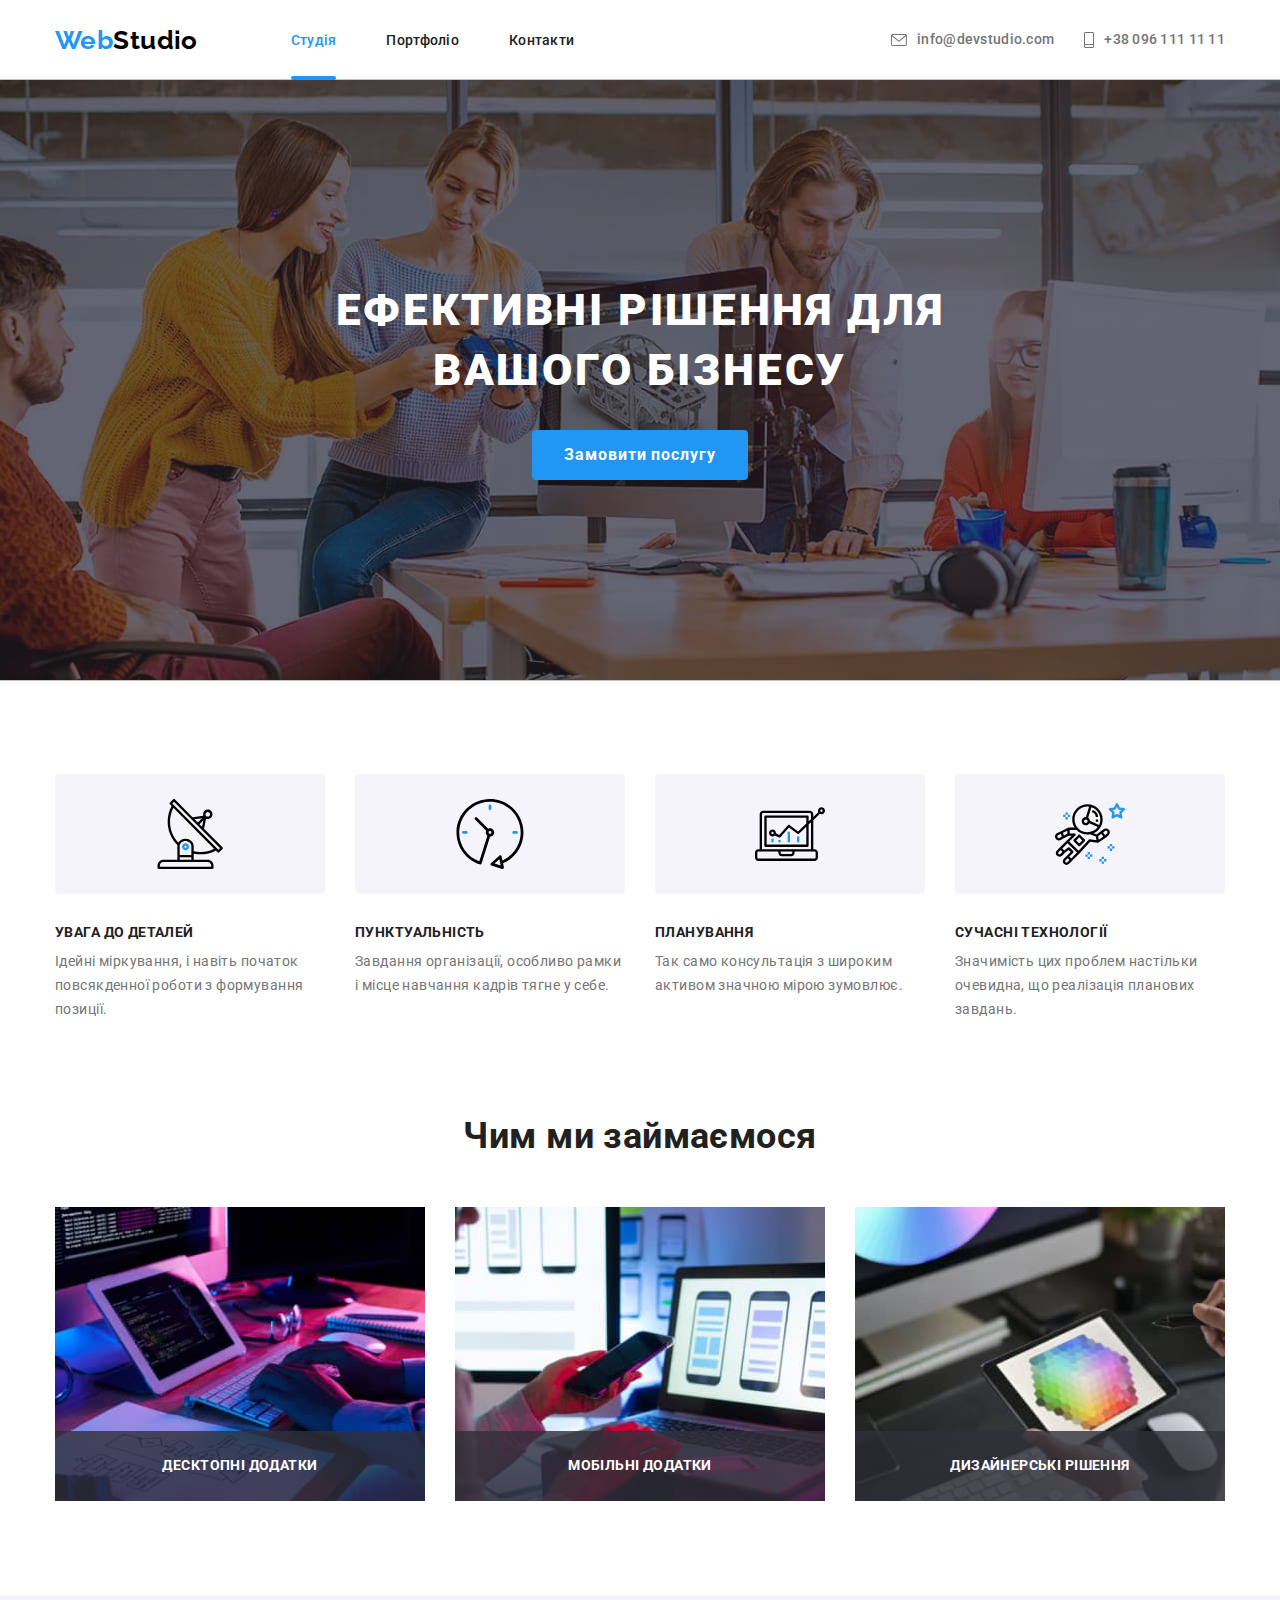
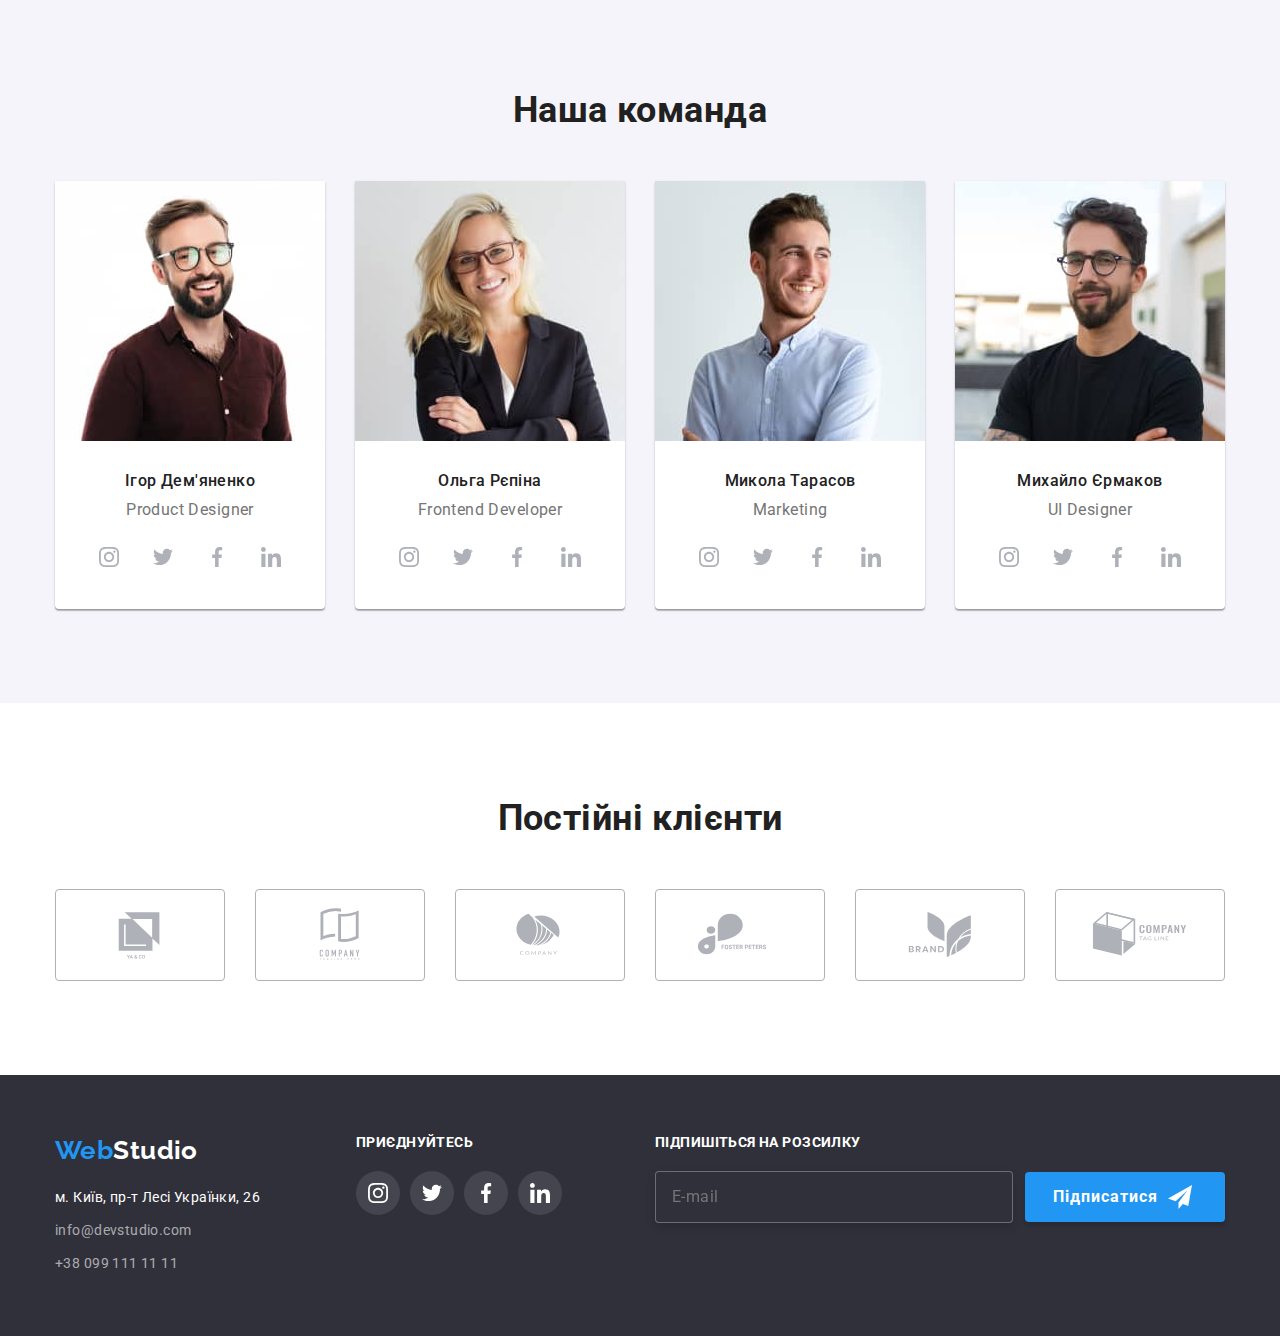
<file: index.html>
<!DOCTYPE html>
<html lang="uk">
  <head>
    <meta charset="UTF-8" />
    <meta http-equiv="X-UA-Compatible" content="IE=edge" />
    <meta name="viewport" content="width=device-width, initial-scale=1.0" />
    <title>WebStudio</title>

    <link rel="preconnect" href="https://fonts.googleapis.com" />
    <link rel="preconnect" href="https://fonts.gstatic.com" crossorigin />
    <link
      href="https://fonts.googleapis.com/css2?family=Raleway:wght@700&family=Roboto:wght@400;500;700;900&display=swap"
      rel="stylesheet"
    />
    <link
      rel="stylesheet"
      href="https://cdnjs.cloudflare.com/ajax/libs/modern-normalize/1.1.0/modern-normalize.min.css"
    />
    <link rel="stylesheet" href="./css/main.min.css" />
  </head>

  <body>
    <!-- верхня лінія   -->
    <header class="page__header">
      <div class="container nav">
        <div class="nav__container">
          <nav class="page__nav">
            <a href="./index.html" class="logo page__logo"
              >Web<span class="page__studio">Studio</span></a
            >
            <ul class="nav__list list">
              <li class="nav__item">
                <a href="./index.html" class="link current nav__link">Студія</a>
              </li>
              <li class="nav__item">
                <a href="./portfolio.html" class="link nav__link">Портфоліо</a>
              </li>
              <li class="nav__item">
                <a href="./index.html" class="link nav__link">Контакти</a>
              </li>
            </ul>
          </nav>
          <ul class="contact__list list">
            <li class="contact__item">
              <a class="contact__link" href="mailto:info@devstudio.com"
                ><svg class="contact__icon" width="16px" height="12px">
                  <use href="./images/icons.svg#icon-envelope"></use></svg
                >info@devstudio.com</a
              >
            </li>
            <li class="contact__item">
              <a class="contact__link" href="tel:+380961111111"
                ><svg class="contact__icon" width="10px" height="16px">
                  <use href="./images/icons.svg#icon-mob"></use></svg
                >+38 096 111 11 11</a
              >
            </li>
          </ul>

          <button type="button" class="burger__menu" aria-expanded="false" data-menu-open>
            <svg class="burger__icon">
              <use href="./images/icons.svg#icon-menu"></use>
            </svg>
          </button>
        </div>
        <!-- мобільне меню  -->
        <div class="mobile__menu" data-menu>
          <div class="container mobile__container">
            <button type="button" class="close__menu" data-menu-close>
              <svg class="close__icon">
                <use href="./images/icons.svg#icon-close"></use>
              </svg>
            </button>
            <div class="mobile__box">
              <nav class="mobile__nav">
                <ul class="mobile__list list">
                  <li class="nav__item">
                    <a href="./index.html" class="link current nav__link">Студія</a>
                  </li>
                  <li class="nav__item">
                    <a href="./portfolio.html" class="link nav__link">Портфоліо</a>
                  </li>
                  <li class="nav__item">
                    <a href="./index.html" class="link nav__link">Контакти</a>
                  </li>
                </ul>
              </nav>
              <ul class="mobile-contact__list list">
                <li class="contact__item">
                  <a class="contact__link link" href="tel:+380961111111">+38 096 111 11 11</a>
                </li>
                <li class="contact__item">
                  <a class="mobile-contact__link link" href="mailto:info@devstudio.com"
                    >info@devstudio.com</a
                  >
                </li>
              </ul>
              <ul class="mobile__socials">
                <li class="list mobile__item">
                  <a class="link" href="https://www.instagram.com">Instagram</a>
                </li>

                <li class="list mobile__item">
                  <a class="link" href="https://twitter.com">Twitter</a>
                </li>
                <li class="list mobile__item">
                  <a class="link" href="https://www.facebook.com">Facebook</a>
                </li>
                <li class="list mobile__item">
                  <a class="link" href="https://www.linkedin.com">LinkedIn</a>
                </li>
              </ul>
            </div>
          </div>
        </div>
      </div>
    </header>
    <!-- шапка  -->
    <main>
      <section class="hero overlay">
        <div class="container">
          <h1 class="hero__title">Ефективні рішення для вашого бізнесу</h1>
          <button data-modal-open type="button" class="button hero__primary">
            Замовити послугу
          </button>
        </div>
        <div class="backdrop is-hidden" data-modal>
          <div class="modal">
            <button data-modal-close type="button" class="modal__close">
              <svg class="modal__icon" width="18px" height="18px">
                <use href="./images/icons.svg#icon-close-black"></use>
              </svg>
            </button>

            <form class="modal-form">
              <p class="alert">Залиште свої дані, ми вам передзвонимо</p>
              <div class="modal-form__field">
                <label class="modal-form__label" for="name">Ім'я</label>
                <div class="modal-form__box">
                  <input
                    class="modal-form__input modal-form__name"
                    type="text"
                    name="name"
                    id="name"
                    required
                  />
                  <svg class="modal-form__icon" width="18px" height="18px">
                    <use href="./images/icons.svg#icon-person"></use>
                  </svg>
                </div>
                <label class="modal-form__label" for="tel">Телефон</label>
                <div class="modal-form__box">
                  <input class="modal-form__input" type="tel" name="tel" id="tel" required />
                  <svg class="modal-form__icon" width="18px" height="18px">
                    <use href="./images/icons.svg#icon-phone-tel"></use>
                  </svg>
                </div>
                <label class="modal-form__label" for="mail">Пошта</label>
                <div class="modal-form__box">
                  <input class="modal-form__input" type="email" name="mail" id="mail" required />
                  <svg class="modal-form__icon" width="18px" height="18px">
                    <use href="./images/icons.svg#icon-email-modal"></use>
                  </svg>
                </div>
                <label class="modal-form__label" for="comment">Коментар</label>
                <textarea
                  class="modal-form__comment modal-form__input"
                  name="comment"
                  id="comment"
                  cols="30"
                  rows="10"
                  placeholder="Введіть текст"
                ></textarea>
              </div>
              <div class="checkbox">
                <label class="checkbox__label"
                  ><input class="checkbox__input" type="checkbox" name="checkbox" required /><span
                    class="checkbox__svg"
                    ><svg width="16px" height="15px">
                      <use
                        class="checkbox__use"
                        href="./images/icons.svg#icon-icon-check"
                      ></use></svg
                  ></span>
                  <span>
                    Погоджуюся з розсилкою та приймаю &nbsp;<a class="checkbox__link" href="#"
                      >Умови договору</a
                    ></span
                  ></label
                >
              </div>
              <button class="modal__button" type="submit">Відправити</button>
            </form>
          </div>
        </div>
      </section>

      <!-- особливості 2  -->
      <section class="section">
        <div class="container">
          <h2 class="visually-hidden">Наші переваги</h2>
          <ul class="feature__list list">
            <li class="feature__item">
              <div class="background">
                <svg class="background__icon" width="70px" height="70px">
                  <use href="./images/icons.svg#icon-antenna"></use>
                </svg>
              </div>
              <h3 class="feature__title">Увага до деталей</h3>
              <p class="feature__text">
                Ідейні міркування, і навіть початок повсякденної роботи з формування позиції.
              </p>
            </li>
            <li class="feature__item">
              <div class="background">
                <svg class="background__icon" width="70px" height="70px">
                  <use href="./images/icons.svg#icon-clock"></use>
                </svg>
              </div>
              <h3 class="feature__title">Пунктуальність</h3>
              <p class="feature__text">
                Завдання організації, особливо рамки і місце навчання кадрів тягне у себе.
              </p>
            </li>
            <li class="feature__item">
              <div class="background">
                <svg class="background__icon" width="70px" height="70px">
                  <use href="./images/icons.svg#icon-diagram"></use>
                </svg>
              </div>
              <h3 class="feature__title">Планування</h3>
              <p class="feature__text">
                Так само консультація з широким активом значною мірою зумовлює.
              </p>
            </li>
            <li class="feature__item">
              <div class="background">
                <svg class="background__icon" width="70px" height="70px">
                  <use href="./images/icons.svg#icon-astronaut"></use>
                </svg>
              </div>
              <h3 class="feature__title">Сучасні технології</h3>
              <p class="feature__text">
                Значимість цих проблем настільки очевидна, що реалізація планових завдань.
              </p>
            </li>
          </ul>
        </div>
      </section>

      <!-- чим ми займаємось 3-->
      <section class="section section__sidebar">
        <div class="container">
          <h2 class="section__title">Чим ми займаємося</h2>
          <ul class="list image__list">
            <li class="image__item">
              <div class="inner">
                <img
                  srcset="./images/desktop/img@2x.jpg 2x"
                  src="./images/desktop/img.jpg"
                  alt="HTML-розмітка всіх елементів макета"
                />
                <p class="inner__text">Десктопні додатки</p>
              </div>
            </li>
            <li class="image__item">
              <div class="inner">
                <img
                  srcset="./images/desktop/css@2x.jpg 2x"
                  src="./images/desktop/css1x.jpg"
                  alt="CSS оформлення зовнішній вигляд."
                  width="370"
                />
                <p class="inner__text">Мобільні додатки</p>
              </div>
            </li>
            <li class="image__item">
              <div class="inner">
                <img
                  srcset="./images/desktop/js@2x.jpg 2x"
                  src="./images/desktop/js.1x.jpg"
                  alt="задаєм кольори"
                  width="370"
                />
                <p class="inner__text">Дизайнерські рішення</p>
              </div>
            </li>
          </ul>
        </div>
      </section>
      <!-- наша команда 4 -->
      <section class="section team">
        <div class="container menu-team">
          <h2 class="section__title">Наша команда</h2>
          <ul class="team__list list">
            <li class="team__item">
              <picture>
                <source
                  srcset="./images/desktop/product-d.jpg 1x, ./images/desktop/product-d@2x.jpg 2x"
                  media="(min-width: 1200px)"
                />
                <source
                  srcset="./images/tablet/product-t.jpg 1x, ./images/tablet/product-t@2x.jpg 2x"
                  media="(min-width: 768px)"
                />
                <source
                  srcset="./images/mobile/product-m.jpg 1x, ./images/mobile/product-m@2x.jpg 2x"
                  media="(max-width: 767px)"
                />

                <img src="./images/mobile/product-m.jpg" alt="Product Designer" />
              </picture>
              <div class="aside">
                <h3 class="team__title">Ігор Дем'яненко</h3>
                <p class="team__text">Product Designer</p>
                <ul class="list socials__list">
                  <li>
                    <a class="socials__link" href="https://www.instagram.com"
                      ><svg class="socials__svg" width="20" height="20">
                        <use href="./images/icons.svg#icon-instagram"></use></svg
                    ></a>
                  </li>
                  <li>
                    <a class="socials__link" href="https://twitter.com"
                      ><svg class="socials__svg" width="20" height="20">
                        <use href="./images/icons.svg#icon-twitter"></use></svg
                    ></a>
                  </li>
                  <li>
                    <a class="socials__link" href="https://www.facebook.com"
                      ><svg class="socials__svg" width="20" height="20">
                        <use href="./images/icons.svg#icon-facebook"></use></svg
                    ></a>
                  </li>
                  <li>
                    <a class="socials__link" href="https://www.linkedin.com"
                      ><svg class="socials__svg" width="20" height="20">
                        <use href="./images/icons.svg#icon-linkedin"></use></svg
                    ></a>
                  </li>
                </ul>
              </div>
            </li>
            <li class="team__item">
              <picture>
                <source
                  srcset="./images/desktop/frontend.jpg 1x, ./images/desktop/frontend@2x.jpg 2x"
                  media="(min-width: 1200px)"
                />
                <source
                  srcset="./images/tablet/frontend-t.jpg 1x, ./images/tablet/frontend-t@2x.jpg 2x"
                  media="(min-width: 768px)"
                />
                <source
                  srcset="./images/mobile/frontend-m.jpg 1x, ./images/mobile/frontend-m@2x.jpg 2x"
                  media="(max-width: 767px)"
                />
                <img src="./images/mobile/frontend-m.jpg" alt="Frontend Developer" />
              </picture>
              <div class="aside">
                <h3 class="team__title">Ольга Рєпіна</h3>
                <p class="team__text">Frontend Developer</p>
                <ul class="list socials__list">
                  <li>
                    <a class="socials__link" href="https://www.instagram.com"
                      ><svg class="socials__svg" width="20" height="20">
                        <use href="./images/icons.svg#icon-instagram"></use></svg
                    ></a>
                  </li>
                  <li>
                    <a class="socials__link" href="https://twitter.com"
                      ><svg class="socials__svg" width="20" height="20">
                        <use href="./images/icons.svg#icon-twitter"></use></svg
                    ></a>
                  </li>
                  <li>
                    <a class="socials__link" href="https://www.facebook.com"
                      ><svg class="socials__svg" width="20" height="20">
                        <use href="./images/icons.svg#icon-facebook"></use></svg
                    ></a>
                  </li>
                  <li>
                    <a class="socials__link" href="https://www.linkedin.com"
                      ><svg class="socials__svg" width="20" height="20">
                        <use href="./images/icons.svg#icon-linkedin"></use></svg
                    ></a>
                  </li>
                </ul>
              </div>
            </li>
            <li class="team__item">
              <picture>
                <source
                  srcset="./images/desktop/marketing.jpg 1x, ./images/desktop/marketing@2x.jpg 2x"
                  media="(min-width: 1200px)"
                />
                <source
                  srcset="./images/tablet/marketing-t.jpg 1x, ./images/tablet/marketing-t@2x.jpg 2x"
                  media="(min-width: 768px)"
                />
                <source
                  srcset="./images/mobile/marketing-m.jpg 1x, ./images/mobile/marketing-m@2x.jpg 2x"
                  media="(max-width: 767px)"
                />
                <img src="./images/mobile/marketing-m.jpg" alt="Marketing" />
              </picture>
              <div class="aside">
                <h3 class="team__title">Микола Тарасов</h3>
                <p class="team__text">Marketing</p>
                <ul class="list socials__list">
                  <li>
                    <a class="socials__link" href="https://www.instagram.com"
                      ><svg class="socials__svg" width="20" height="20">
                        <use href="./images/icons.svg#icon-instagram"></use></svg
                    ></a>
                  </li>
                  <li>
                    <a class="socials__link" href="https://twitter.com"
                      ><svg class="socials__svg" width="20" height="20">
                        <use href="./images/icons.svg#icon-twitter"></use></svg
                    ></a>
                  </li>
                  <li>
                    <a class="socials__link" href="https://www.facebook.com"
                      ><svg class="socials__svg" width="20" height="20">
                        <use href="./images/icons.svg#icon-facebook"></use></svg
                    ></a>
                  </li>
                  <li>
                    <a class="socials__link" href="https://www.linkedin.com"
                      ><svg class="socials__svg" width="20" height="20">
                        <use href="./images/icons.svg#icon-linkedin"></use></svg
                    ></a>
                  </li>
                </ul>
              </div>
            </li>
            <li class="team__item">
              <picture>
                <source
                  srcset="./images/desktop/designer.jpg 1x, ./images/desktop/designer@2x.jpg 2x"
                  media="(min-width: 1200px)"
                />
                <source
                  srcset="./images/tablet/designer-t.jpg 1x, ./images/tablet/designer-t@2x.jpg 2x"
                  media="(min-width: 768px)"
                />
                <source
                  srcset="./images/mobile/designer-m.jpg 1x, ./images/mobile/designer-m@2x.jpg 2x"
                  media="(max-width: 767px)"
                />
                <img src="./images/mobile/designer-m.jpg" alt="UI Designer" />
              </picture>
              <div class="aside">
                <h3 class="team__title">Михайло Єрмаков</h3>
                <p class="team__text">UI Designer</p>
                <ul class="list socials__list">
                  <li>
                    <a class="socials__link" href="https://www.instagram.com"
                      ><svg class="socials__svg" width="20" height="20">
                        <use href="./images/icons.svg#icon-instagram"></use></svg
                    ></a>
                  </li>
                  <li>
                    <a class="socials__link" href="https://twitter.com"
                      ><svg class="socials__svg" width="20" height="20">
                        <use href="./images/icons.svg#icon-twitter"></use></svg
                    ></a>
                  </li>
                  <li>
                    <a class="socials__link" href="https://www.facebook.com"
                      ><svg class="socials__svg" width="20" height="20">
                        <use href="./images/icons.svg#icon-facebook"></use></svg
                    ></a>
                  </li>
                  <li>
                    <a class="socials__link" href="https://www.linkedin.com"
                      ><svg class="socials__svg" width="20" height="20">
                        <use href="./images/icons.svg#icon-linkedin"></use></svg
                    ></a>
                  </li>
                </ul>
              </div>
            </li>
          </ul>
        </div>
      </section>

      <!-- ==============5 Постійні клієнти============ -->
      <section class="section">
        <div class="container">
          <h2 class="section__title">Постійні клієнти</h2>
          <ul class="list logo__list">
            <li class="logo__item">
              <a class="logo__link" href=""
                ><svg class="logo__icon" width="106px" height="60px">
                  <use href="./images/icons.svg#icon-logo"></use>
                </svg>
              </a>
            </li>
            <li class="logo__item">
              <a class="logo__link" href=""
                ><svg class="logo__icon" width="106px" height="60px">
                  <use href="./images/icons.svg#icon-logo1"></use>
                </svg>
              </a>
            </li>
            <li class="logo__item">
              <a class="logo__link" href=""
                ><svg class="logo__icon" width="106px" height="60px">
                  <use href="./images/icons.svg#icon-logo2"></use>
                </svg>
              </a>
            </li>
            <li class="logo__item">
              <a class="logo__link" href=""
                ><svg class="logo__icon" width="106px" height="60px">
                  <use href="./images/icons.svg#icon-logo3"></use>
                </svg>
              </a>
            </li>
            <li class="logo__item">
              <a class="logo__link" href=""
                ><svg class="logo__icon" width="106px" height="60px">
                  <use href="./images/icons.svg#icon-logo4"></use>
                </svg>
              </a>
            </li>
            <li class="logo__item">
              <a class="logo__link" href=""
                ><svg class="logo__icon" width="106px" height="60px">
                  <use href="./images/icons.svg#icon-logo5"></use>
                </svg>
              </a>
            </li>
          </ul>
        </div>
      </section>
    </main>
    <!-- футер -->
    <footer class="footer">
      <div class="container footer__container">
        <div class="footer-container__box">
          <div class="footer__logo">
            <a href="./index.html" class="logo">Web<span class="footer__studio">Studio</span></a>

            <address class="footer-nav">
              <ul class="list footer__list">
                <li class="footer__item">
                  <a
                    class="footer__nav"
                    href="https://goo.gl/maps/CPtrU1FHBa2aNyZL9"
                    target="_blank"
                    rel="noopener noreferrer nofollow"
                    >м. Київ, пр-т Лесі Українки, 26</a
                  >
                </li>
                <li class="footer__item">
                  <a class="footer__link" href="mailto:info@devstudio.com">info@devstudio.com</a>
                </li>
                <li class="footer__item">
                  <a class="footer__link" href="telto:+380961111111">+38 099 111 11 11</a>
                </li>
              </ul>
            </address>
          </div>
          <!-- ================2 bloc ========== -->
          <div class="footer__socials">
            <p class="footer__text">приєднуйтесь</p>
            <ul class="list footer-socials__list">
              <li class="footer-socials__item">
                <a class="footer-socials__link" href="https://www.instagram.com"
                  ><svg class="footer-socials__icon" width="20" height="20">
                    <use href="./images/icons.svg#icon-instagram"></use></svg
                ></a>
              </li>
              <li class="footer-socials__item">
                <a class="footer-socials__link" href="https://twitter.com"
                  ><svg class="footer-socials__icon" width="20" height="20">
                    <use href="./images/icons.svg#icon-twitter"></use></svg
                ></a>
              </li>
              <li class="footer-socials__item">
                <a class="footer-socials__link" href="https://www.facebook.com"
                  ><svg class="footer-socials__icon" width="20" height="20">
                    <use href="./images/icons.svg#icon-facebook"></use></svg
                ></a>
              </li>
              <li class="footer-socials__item">
                <a class="footer-socials__link" href="https://www.linkedin.com"
                  ><svg class="footer-socials__icon" width="20" height="20">
                    <use href="./images/icons.svg#icon-linkedin"></use></svg
                ></a>
              </li>
            </ul>
          </div>
        </div>
        <!-- =============== 3 bloc ========= -->

        <div class="footer-search">
          <p class="footer__text">Підпишіться на розсилку</p>

          <form class="footer__mail">
            <label class="footer-mail__label" for="footer-mail"
              ><input
                class="footer-mail__input"
                type="email"
                name="mail"
                placeholder="E-mail"
                id="footer-mail"
                required
            /></label>

            <button type="submit" class="button-mail">
              Підписатися
              <svg class="button-mail__icon footer-socials__icon" width="24" height="24">
                <use href="./images/icons.svg#icon-icon-send"></use>
              </svg>
            </button>
          </form>
        </div>
      </div>
    </footer>
    <script src="./js/mobile-menu.js"></script>
    <script src="./modal.js"></script>
  </body>
</html>
</file>
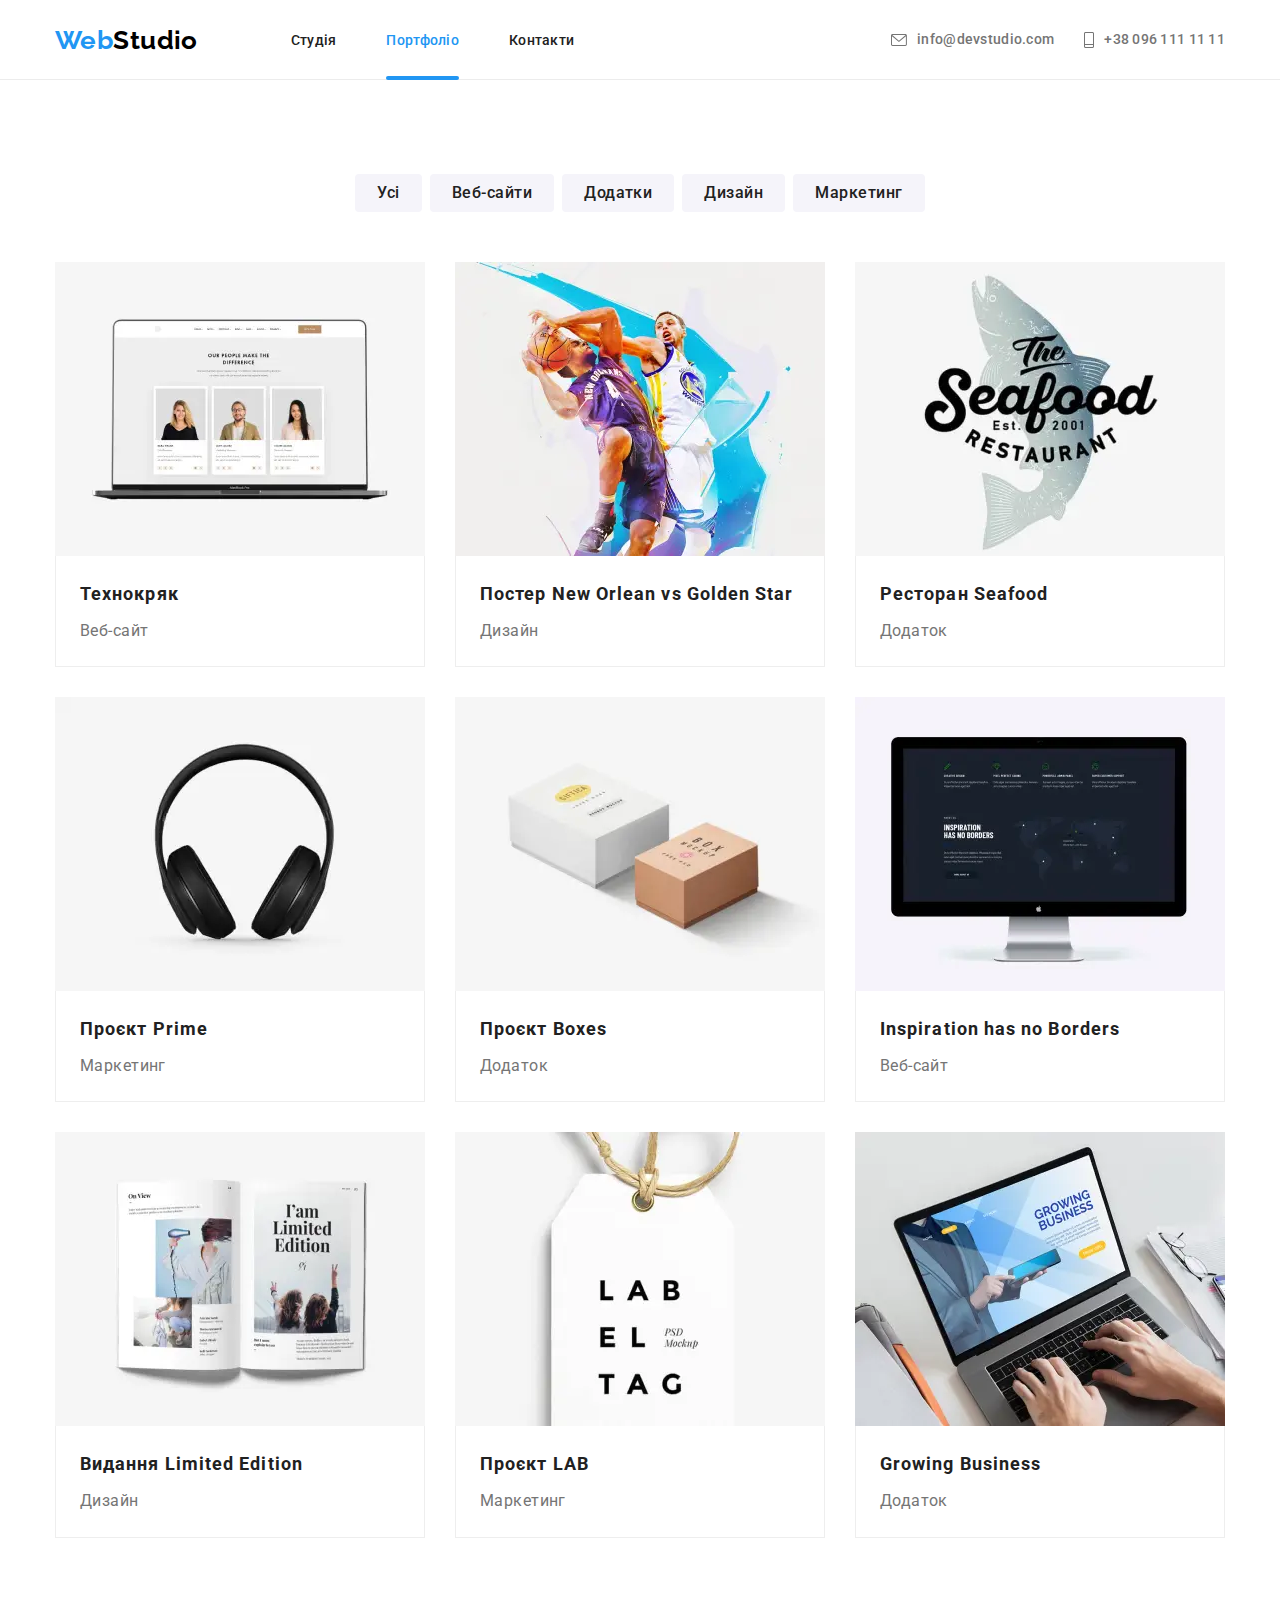
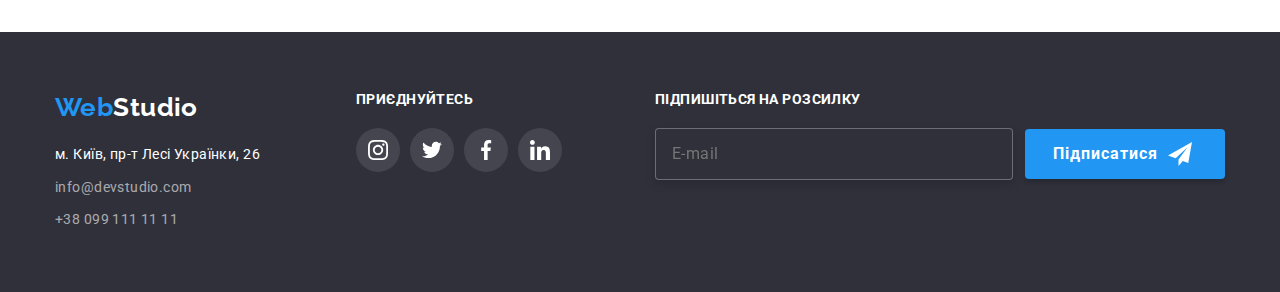
<file: portfolio.html>
<!DOCTYPE html>
<html lang="uk">
  <head>
    <meta charset="UTF-8" />
    <meta http-equiv="X-UA-Compatible" content="IE=edge" />
    <meta name="viewport" content="width=device-width, initial-scale=1.0" />
    <title>WebStudio</title>

    <link rel="preconnect" href="https://fonts.googleapis.com" />
    <link rel="preconnect" href="https://fonts.gstatic.com" crossorigin />
    <link
      href="https://fonts.googleapis.com/css2?family=Raleway:wght@700&family=Roboto:wght@400;500;700;900&display=swap"
      rel="stylesheet"
    />
    <link
      rel="stylesheet"
      href="https://cdnjs.cloudflare.com/ajax/libs/modern-normalize/1.1.0/modern-normalize.min.css"
    />
    <link rel="stylesheet" href="./css/main.min.css" />
  </head>
  <body>
    <header class="page__header">
      <div class="container nav">
        <div class="nav__container">
          <nav class="page__nav">
            <a href="./index.html" class="logo page__logo"
              >Web<span class="page__studio">Studio</span></a
            >
            <ul class="nav__list list">
              <li class="nav__item">
                <a href="./index.html" class="link nav__link">Студія</a>
              </li>
              <li class="nav__item">
                <a href="./portfolio.html" class="link current nav__link">Портфоліо</a>
              </li>
              <li class="nav__item">
                <a href="./index.html" class="link nav__link">Контакти</a>
              </li>
            </ul>
          </nav>
          <ul class="contact__list list">
            <li class="contact__item">
              <a class="contact__link" href="mailto:info@devstudio.com"
                ><svg class="contact__icon" width="16px" height="12px">
                  <use href="./images/icons.svg#icon-envelope"></use></svg
                >info@devstudio.com</a
              >
            </li>
            <li class="contact__item">
              <a class="contact__link" href="tel:+380961111111"
                ><svg class="contact__icon" width="10px" height="16px">
                  <use href="./images/icons.svg#icon-mob"></use></svg
                >+38 096 111 11 11</a
              >
            </li>
          </ul>

          <button type="button" class="burger__menu" aria-expanded="false" data-menu-open>
            <svg class="burger__icon">
              <use href="./images/icons.svg#icon-menu"></use>
            </svg>
          </button>
        </div>
        <!-- мобільне меню  -->
        <div class="mobile__menu" data-menu>
          <div class="container mobile__container">
            <button type="button" class="close__menu" data-menu-close>
              <svg class="close__icon">
                <use href="./images/icons.svg#icon-close"></use>
              </svg>
            </button>
            <div class="mobile__box">
              <nav class="mobile__nav">
                <ul class="mobile__list list">
                  <li class="nav__item">
                    <a href="./index.html" class="link nav__link">Студія</a>
                  </li>
                  <li class="nav__item">
                    <a href="./portfolio.html" class="link current nav__link">Портфоліо</a>
                  </li>
                  <li class="nav__item">
                    <a href="./index.html" class="link nav__link">Контакти</a>
                  </li>
                </ul>
              </nav>
              <ul class="mobile-contact__list list">
                <li class="contact__item">
                  <a class="contact__link link" href="tel:+380961111111">+38 096 111 11 11</a>
                </li>
                <li class="contact__item">
                  <a class="mobile-contact__link link" href="mailto:info@devstudio.com"
                    >info@devstudio.com</a
                  >
                </li>
              </ul>
              <ul class="mobile__socials">
                <li class="list mobile__item"><a class="link" href="">Instagram</a></li>
                <li class="list mobile__item"><a class="link" href="">Twitter</a></li>
                <li class="list mobile__item"><a class="link" href="">Facebook</a></li>
                <li class="list mobile__item"><a class="link" href="">LinkedIn</a></li>
              </ul>
            </div>
          </div>
        </div>
      </div>
    </header>

    <main>
      <section class="section portfolio">
        <div class="container">
          <h1 class="visually-hidden">Портфоліо</h1>
          <ul class="list button__list">
            <li class="button__item">
              <button type="button" class="button secodary">Усі</button>
            </li>
            <li class="button__item">
              <button type="button" class="button secodary">Веб-сайти</button>
            </li>
            <li class="button__item">
              <button type="button" class="button secodary">Додатки</button>
            </li>
            <li class="button__item">
              <button type="button" class="button secodary">Дизайн</button>
            </li>
            <li class="button__item">
              <button type="button" class="button secodary">Маркетинг</button>
            </li>
          </ul>

          <ul class="grid list">
            <li class="grid__item">
              <a class="grid__link" href="">
                <div class="portfolio__thumb">
                  <picture>
                    <source
                      srcset="
                        ./images/projects/technocrack/img-desktop.webp    1x,
                        ./images/projects/technocrack/img-desktop@2x.webp 2x
                      "
                      media="(min-width: 1200px)"
                      type="image/webp"
                    />
                    <source
                      srcset="
                        ./images/projects/technocrack/img-desktop.jpg    1x,
                        ./images/projects/technocrack/img-desktop@2x.jpg 2x
                      "
                      media="(min-width: 1200px)"
                    />
                    <source
                      srcset="
                        ./images/projects/technocrack/img-tablet.webp    1x,
                        ./images/projects/technocrack/img-tablet@2x.webp 2x
                      "
                      media="(min-width: 768px)"
                      type="image/webp"
                    />
                    <source
                      srcset="
                        ./images/projects/technocrack/img-tablet.jpg    1x,
                        ./images/projects/technocrack/img-tablet@2x.jpg
                      "
                      media="(min-width: 768px)"
                    />
                    <source
                      srcset="
                        ./images/projects/technocrack/img-mobile.webp    1x,
                        ./images/projects/technocrack/img-mobile@2x.webp 2x
                      "
                      media="(max-width: 767px)"
                      type="image/webp"
                    />
                    <source
                      srcset="
                        ./images/projects/technocrack/img-mobile.jpg    1x,
                        ./images/projects/technocrack/img-mobile@2x.jpg 2x
                      "
                      media="(max-width: 767px)"
                    />

                    <img src="./images/projects/technocrack/img-mobile.jpg" alt="ноутбук" />
                  </picture>
                  <div class="portfolio-overlay">
                    <p class="portfolio-overlay__text">
                      Ресурс пропонує комплексні пропозиції з різним рівнем функціоналу та сервісів.
                      Все це дозволить відвідувачу отримати вичерпні відомості про компанію чи
                      приватну особу.
                    </p>
                  </div>
                </div>

                <div class="portfolio__sidebar">
                  <h2 class="portfolio__subject">Технокряк</h2>
                  <p class="portfolio__text">Веб-сайт</p>
                </div>
              </a>
            </li>
            <li class="grid__item">
              <a class="grid__link" href="">
                <div class="portfolio__thumb">
                  <picture>
                    <source
                      srcset="
                        ./images/projects/new-orlean-golden-star/img-desktop.webp    1x,
                        ./images/projects/new-orlean-golden-star/img-desktop@2x.webp
                      "
                      media="(min-width: 1200px)"
                      type="image/webp"
                    />
                    <source
                      srcset="
                        ./images/projects/new-orlean-golden-star/img-desktop.jpg    1x,
                        ./images/projects/new-orlean-golden-star/img-desktop@2x.jpg 2x
                      "
                      media="(min-width: 1200px)"
                    />
                    <source
                      srcset="
                        ./images/projects/new-orlean-golden-star/img-tablet.webp    1x,
                        ./images/projects/new-orlean-golden-star/img-tablet@2x.webp 2x
                      "
                      media="(min-width: 768px)"
                      type="image/webp"
                    />
                    <source
                      srcset="
                        ./images/projects/new-orlean-golden-star/img-tablet.jpg    1x,
                        ./images/projects/new-orlean-golden-star/img-tablet@2x.jpg 2x
                      "
                      media="(min-width: 768px)"
                    />
                    <source
                      srcset="
                        ./images/projects/new-orlean-golden-star/img-mobile.webp    1x,
                        ./images/projects/new-orlean-golden-star/img-mobile@2x.webp 2x
                      "
                      media="(max-width: 767px)"
                      type="image/webp"
                    />
                    <source
                      srcset="
                        ./images/projects/new-orlean-golden-star/img-mobile.jpg    1x,
                        ./images/projects/new-orlean-golden-star/img-mobile@2x.jpg 2x
                      "
                      media="(max-width: 767px)"
                    />

                    <img
                      src="./images/projects/new-orlean-golden-star/img-mobile.jpg"
                      alt="ігра в баскетбол"
                    />
                  </picture>
                  <div class="portfolio-overlay">
                    <p class="portfolio-overlay__text">
                      Ресурс пропонує комплексні пропозиції з різним рівнем функціоналу та сервісів.
                      Все це дозволить відвідувачу отримати вичерпні відомості про компанію чи
                      приватну особу.
                    </p>
                  </div>
                </div>
                <div class="portfolio__sidebar">
                  <h2 class="portfolio__subject">Постер New Orlean vs Golden Star</h2>
                  <p class="portfolio__text">Дизайн</p>
                </div>
              </a>
            </li>
            <li class="grid__item">
              <a class="grid__link" href="">
                <div class="portfolio__thumb">
                  <picture>
                    <source
                      srcset="
                        ./images/projects/seafood/img-desktop.webp    1x,
                        ./images/projects/seafood/img-desktop@2x.webp 2x
                      "
                      media="(min-width: 1200px)"
                      type="image/webp"
                    />
                    <source
                      srcset="
                        ./images/projects/seafood/img-desktop.jpg    1x,
                        ./images/projects/seafood/img-desktop@2x.jpg 2x
                      "
                      media="(min-width: 1200px)"
                    />
                    <source
                      srcset="
                        ./images/projects/seafood/img-tablet.webp    1x,
                        ./images/projects/seafood/img-tablet@2x.webp 2x
                      "
                      media="(min-width: 768px)"
                      type="image/webp"
                    />
                    <source
                      srcset="
                        ./images/projects/seafood/img-tablet.jpg    1x,
                        ./images/projects/seafood/img-tablet@2x.jpg
                      "
                      media="(min-width: 768px)"
                    />
                    <source
                      srcset="
                        ./images/projects/seafood/img-mobile.webp    1x,
                        ./images/projects/seafood/img-mobile@2x.webp
                      "
                      media="(max-width: 767px)"
                      type="image/webp"
                    />
                    <source
                      srcset="
                        ./images/projects/seafood/img-mobile.jpg    1x,
                        ./images/projects/seafood/img-mobile@2x.jpg 2x
                      "
                      media="(max-width: 767px)"
                    />

                    <img src="./images/projects/seafood/img-mobile.jpg" alt="рибний ресторан" />
                  </picture>
                  <div class="portfolio-overlay">
                    <p class="portfolio-overlay__text">
                      Ресурс пропонує комплексні пропозиції з різним рівнем функціоналу та сервісів.
                      Все це дозволить відвідувачу отримати вичерпні відомості про компанію чи
                      приватну особу.
                    </p>
                  </div>
                </div>
                <div class="portfolio__sidebar">
                  <h2 class="portfolio__subject">Ресторан Seafood</h2>
                  <p class="portfolio__text">Додаток</p>
                </div>
              </a>
            </li>

            <li class="grid__item">
              <a class="grid__link" href="">
                <div class="portfolio__thumb">
                  <picture>
                    <source
                      srcset="
                        ./images/projects/prime/img-desktop.webp    1x,
                        ./images/projects/prime/img-desktop@2x.webp 2x
                      "
                      media="(min-width: 1200px)"
                      type="image/webp"
                    />
                    <source
                      srcset="
                        ./images/projects/prime/img-desktop.jpg    1x,
                        ./images/projects/prime/img-desktop@2x.jpg 2x
                      "
                      media="(min-width: 1200px)"
                    />
                    <source
                      srcset="
                        ./images/projects/prime/img-tablet.webp    1x,
                        ./images/projects/prime/img-tablet@2x.webp 2x
                      "
                      media="(min-width: 768px)"
                      type="image/webp"
                    />
                    <source
                      srcset="
                        ./images/projects/prime/img-tablet.jpg    1x,
                        ./images/projects/prime/img-tablet@2x.jpg 2x
                      "
                      media="(min-width: 768px)"
                    />
                    <source
                      srcset="
                        ./images/projects/prime/img-mobile.webp    1x,
                        ./images/projects/prime/img-mobile@2x.webp 2x
                      "
                      media="(max-width: 767px)"
                      type="image/webp"
                    />
                    <source
                      srcset="
                        ./images/projects/prime/img-mobile.jpg    1x,
                        ./images/projects/prime/img-mobile@2x.jpg 2x
                      "
                      media="(max-width: 767px)"
                    />
                    <img src="./images/projects/prime/img-mobile.jpg" alt="навушники" />
                  </picture>

                  <div class="portfolio-overlay">
                    <p class="portfolio-overlay__text">
                      Ресурс пропонує комплексні пропозиції з різним рівнем функціоналу та сервісів.
                      Все це дозволить відвідувачу отримати вичерпні відомості про компанію чи
                      приватну особу.
                    </p>
                  </div>
                </div>
                <div class="portfolio__sidebar">
                  <h2 class="portfolio__subject">Проєкт Prime</h2>
                  <p class="portfolio__text">Маркетинг</p>
                </div>
              </a>
            </li>
            <li class="grid__item">
              <a class="grid__link" href="">
                <div class="portfolio__thumb">
                  <picture>
                    <source
                      srcset="
                        ./images/projects/boxes/img-desktop.webp    1x,
                        ./images/projects/boxes/img-desktop@2x.webp 2x
                      "
                      media="(min-width: 1200px)"
                      type="image/webp"
                    />
                    <source
                      srcset="
                        ./images/projects/boxes/img-desktop.jpg    1x,
                        ./images/projects/boxes/img-desktop@2x.jpg 2x
                      "
                      media="(min-width: 1200px)"
                    />
                    <source
                      srcset="
                        ./images/projects/boxes/img-tablet.webp    1x,
                        ./images/projects/boxes/img-tablet@2x.webp 2x
                      "
                      media="(min-width: 768px)"
                      type="image/webp"
                    />
                    <source
                      srcset="
                        ./images/projects/boxes/img-tablet.jpg    1x,
                        ./images/projects/boxes/img-tablet@2x.jpg 2x
                      "
                      media="(min-width: 768px)"
                    />
                    <source
                      srcset="
                        ./images/projects/boxes/img-mobile.webp    1x,
                        ./images/projects/boxes/img-mobile@2x.webp 2x
                      "
                      media="(max-width: 767px)"
                      type="image/webp"
                    />
                    <source
                      srcset="
                        ./images/projects/boxes/img-mobile.jpg    1x,
                        ./images/projects/boxes/img-mobile@2x.jpg 2x
                      "
                      media="(max-width: 767px)"
                    />
                    <img src="./images/projects/boxes/img-mobile.jpg" alt="коробки" />
                  </picture>

                  <div class="portfolio-overlay">
                    <p class="portfolio-overlay__text">
                      Ресурс пропонує комплексні пропозиції з різним рівнем функціоналу та сервісів.
                      Все це дозволить відвідувачу отримати вичерпні відомості про компанію чи
                      приватну особу.
                    </p>
                  </div>
                </div>
                <div class="portfolio__sidebar">
                  <h2 class="portfolio__subject">Проєкт Boxes</h2>
                  <p class="portfolio__text">Додаток</p>
                </div>
              </a>
            </li>
            <li class="grid__item">
              <a class="grid__link" href="">
                <div class="portfolio__thumb">
                  <picture>
                    <source
                      srcset="
                        ./images/projects/inspiration/img-desktop.webp    1x,
                        ./images/projects/inspiration/img-desktop@2x.webp 2x
                      "
                      media="(min-width: 1200px)"
                      type="image/webp"
                    />
                    <source
                      srcset="
                        ./images/projects/inspiration/img-desktop.jpg    1x,
                        ./images/projects/inspiration/img-desktop@2x.jpg 2x
                      "
                      media="(min-width: 1200px)"
                    />
                    <source
                      srcset="
                        ./images/projects/inspiration/img-tablet.webp    1x,
                        ./images/projects/inspiration/img-tablet@2x.webp 2x
                      "
                      media="(min-width: 768px)"
                      type="image/webp"
                    />
                    <source
                      srcset="
                        ./images/projects/inspiration/img-tablet.jpg    1x,
                        ./images/projects/inspiration/img-tablet@2x.jpg 2x
                      "
                      media="(min-width: 768px)"
                    />
                    <source
                      srcset="
                        ./images/projects/inspiration/img-mobile.webp    1x,
                        ./images/projects/inspiration/img-mobile@2x.webp 2x
                      "
                      media="(max-width: 767px)"
                      type="image/webp"
                    />
                    <source
                      srcset="
                        ./images/projects/inspiration/img-mobile.jpg    1x,
                        ./images/projects/inspiration/img-mobile@2x.jpg 2x
                      "
                      media="(max-width: 767px)"
                    />
                    <img
                      src="./images/projects/inspiration/img-mobile.jpg"
                      alt="монітор компютера"
                    />
                  </picture>

                  <div class="portfolio-overlay">
                    <p class="portfolio-overlay__text">
                      Ресурс пропонує комплексні пропозиції з різним рівнем функціоналу та сервісів.
                      Все це дозволить відвідувачу отримати вичерпні відомості про компанію чи
                      приватну особу.
                    </p>
                  </div>
                </div>
                <div class="portfolio__sidebar">
                  <h2 class="portfolio__subject">Inspiration has no Borders</h2>
                  <p class="portfolio__text">Веб-сайт</p>
                </div>
              </a>
            </li>
            <li class="grid__item">
              <a class="grid__link" href="">
                <div class="portfolio__thumb">
                  <picture>
                    <source
                      srcset="
                        ./images/projects/limited-edition/img-desktop.webp    1x,
                        ./images/projects/limited-edition/img-desktop@2x.webp 2x
                      "
                      media="(min-width: 1200px)"
                      type="image/webp"
                    />
                    <source
                      srcset="
                        ./images/projects/limited-edition/img-desktop.jpg    1x,
                        ./images/projects/limited-edition/img-desktop@2x.jpg 2x
                      "
                      media="(min-width: 1200px)"
                    />
                    <source
                      srcset="
                        ./images/projects/limited-edition/img-tablet.webp    1x,
                        ./images/projects/limited-edition/img-tablet@2x.webp 2x
                      "
                      media="(min-width: 768px)"
                      type="image/webp"
                    />
                    <source
                      srcset="
                        ./images/projects/limited-edition/img-tablet.jpg    1x,
                        ./images/projects/limited-edition/img-tablet@2x.jpg 2x
                      "
                      media="(min-width: 768px)"
                    />
                    <source
                      srcset="
                        ./images/projects/limited-edition/img-mobile.webp    1x,
                        ./images/projects/limited-edition/img-mobile@2x.webp 2x
                      "
                      media="(max-width: 767px)"
                      type="image/webp"
                    />
                    <source
                      srcset="
                        ./images/projects/limited-edition/img-mobile.jpg    1x,
                        ./images/projects/limited-edition/img-mobile@2x.jpg 2x
                      "
                      media="(max-width: 767px)"
                    />
                    <img src="./images/projects/limited-edition/img-mobile.jpg" alt="книга" />
                  </picture>

                  <div class="portfolio-overlay">
                    <p class="portfolio-overlay__text">
                      Ресурс пропонує комплексні пропозиції з різним рівнем функціоналу та сервісів.
                      Все це дозволить відвідувачу отримати вичерпні відомості про компанію чи
                      приватну особу.
                    </p>
                  </div>
                </div>
                <div class="portfolio__sidebar">
                  <h2 class="portfolio__subject">Видання Limited Edition</h2>
                  <p class="portfolio__text">Дизайн</p>
                </div>
              </a>
            </li>
            <li class="grid__item">
              <a class="grid__link" href="">
                <div class="portfolio__thumb">
                  <picture>
                    <source
                      srcset="
                        ./images/projects/lab-el-tag/img-desktop.webp    1x,
                        ./images/projects/lab-el-tag/img-desktop@2x.webp 2x
                      "
                      media="(min-width: 1200px)"
                      type="image/webp"
                    />
                    <source
                      srcset="
                        ./images/projects/lab-el-tag/img-desktop.jpg    1x,
                        ./images/projects/lab-el-tag/img-desktop@2x.jpg 2x
                      "
                      media="(min-width: 1200px)"
                    />
                    <source
                      srcset="
                        ./images/projects/lab-el-tag/img-tablet.webp    1x,
                        ./images/projects/lab-el-tag/img-tablet@2x.webp 2x
                      "
                      media="(min-width: 768px)"
                      type="image/webp"
                    />
                    <source
                      srcset="
                        ./images/projects/lab-el-tag/img-tablet.jpg    1x,
                        ./images/projects/lab-el-tag/img-tablet@2x.jpg 2x
                      "
                      media="(min-width: 768px)"
                    />
                    <source
                      srcset="
                        ./images/projects/lab-el-tag/img-mobile.webp    1x,
                        ./images/projects/lab-el-tag/img-mobile@2x.webp 2x
                      "
                      media="(max-width: 767px)"
                      type="image/webp"
                    />
                    <source
                      srcset="
                        ./images/projects/lab-el-tag/img-mobile.jpg    1x,
                        ./images/projects/lab-el-tag/img-mobile@2x.jpg 2x
                      "
                      media="(max-width: 767px)"
                    />
                    <img src="./images/projects/lab-el-tag/img-mobile.jpg" alt="бірка" />
                  </picture>

                  <div class="portfolio-overlay">
                    <p class="portfolio-overlay__text">
                      Ресурс пропонує комплексні пропозиції з різним рівнем функціоналу та сервісів.
                      Все це дозволить відвідувачу отримати вичерпні відомості про компанію чи
                      приватну особу.
                    </p>
                  </div>
                </div>
                <div class="portfolio__sidebar">
                  <h2 class="portfolio__subject">Проєкт LAB</h2>
                  <p class="portfolio__text">Маркетинг</p>
                </div>
              </a>
            </li>
            <li class="grid__item">
              <a class="grid__link" href="">
                <div class="portfolio__thumb">
                  <picture>
                    <source
                      srcset="
                        ./images/projects/growing-business/img-desktop.webp    1x,
                        ./images/projects/growing-business/img-desktop@2x.webp 2x
                      "
                      media="(min-width: 1200px)"
                      type="image/webp"
                    />
                    <source
                      srcset="
                        ./images/projects/growing-business/img-desktop.jpg    1x,
                        ./images/projects/growing-business/img-desktop@2x.jpg 2x
                      "
                      media="(min-width: 1200px)"
                    />
                    <source
                      srcset="
                        ./images/projects/growing-business/img-tablet.webp    1x,
                        ./images/projects/growing-business/img-tablet@2x.webp 2x
                      "
                      media="(min-width: 768px)"
                      type="image/webp"
                    />
                    <source
                      srcset="
                        ./images/projects/growing-business/img-tablet.jpg    1x,
                        ./images/projects/growing-business/img-tablet@2x.jpg 2x
                      "
                      media="(min-width: 768px)"
                    />
                    <source
                      srcset="
                        ./images/projects/growing-business/img-mobile.webp    1x,
                        ./images/projects/growing-business/img-mobile@2x.webp 2x
                      "
                      media="(max-width: 767px)"
                      type="image/webp"
                    />
                    <source
                      srcset="
                        ./images/projects/growing-business/img-mobile.jpg    1x,
                        ./images/projects/growing-business/img-mobile@2x.jpg 2x
                      "
                      media="(max-width: 767px)"
                    />
                    <img
                      src="./images/projects/growing-business/img-mobile.jpg"
                      alt="бізнес веденя через ноутбук"
                    />
                  </picture>

                  <div class="portfolio-overlay">
                    <p class="portfolio-overlay__text">
                      Ресурс пропонує комплексні пропозиції з різним рівнем функціоналу та сервісів.
                      Все це дозволить відвідувачу отримати вичерпні відомості про компанію чи
                      приватну особу.
                    </p>
                  </div>
                </div>
                <div class="portfolio__sidebar">
                  <h2 class="portfolio__subject">Growing Business</h2>
                  <p class="portfolio__text">Додаток</p>
                </div>
              </a>
            </li>
          </ul>
        </div>
      </section>
    </main>

    <footer class="footer">
      <div class="container footer__container">
        <div class="footer-container__box">
          <div class="footer__logo">
            <a href="./index.html" class="logo">Web<span class="footer__studio">Studio</span></a>

            <address class="footer-nav">
              <ul class="list footer__list">
                <li class="footer__item">
                  <a
                    class="footer__nav"
                    href="https://goo.gl/maps/CPtrU1FHBa2aNyZL9"
                    target="_blank"
                    rel="noopener noreferrer nofollow"
                    >м. Київ, пр-т Лесі Українки, 26</a
                  >
                </li>
                <li class="footer__item">
                  <a class="footer__link" href="mailto:info@devstudio.com">info@devstudio.com</a>
                </li>
                <li class="footer__item">
                  <a class="footer__link" href="telto:+380961111111">+38 099 111 11 11</a>
                </li>
              </ul>
            </address>
          </div>
          <!-- ================2 bloc ========== -->
          <div class="footer__socials">
            <p class="footer__text">приєднуйтесь</p>
            <ul class="list footer-socials__list">
              <li class="footer-socials__item">
                <a class="footer-socials__link" href="https://www.instagram.com"
                  ><svg class="footer-socials__icon" width="20" height="20">
                    <use href="./images/icons.svg#icon-instagram"></use></svg
                ></a>
              </li>
              <li class="footer-socials__item">
                <a class="footer-socials__link" href="https://twitter.com"
                  ><svg class="footer-socials__icon" width="20" height="20">
                    <use href="./images/icons.svg#icon-twitter"></use></svg
                ></a>
              </li>
              <li class="footer-socials__item">
                <a class="footer-socials__link" href="https://www.facebook.com"
                  ><svg class="footer-socials__icon" width="20" height="20">
                    <use href="./images/icons.svg#icon-facebook"></use></svg
                ></a>
              </li>
              <li class="footer-socials__item">
                <a class="footer-socials__link" href="https://www.linkedin.com"
                  ><svg class="footer-socials__icon" width="20" height="20">
                    <use href="./images/icons.svg#icon-linkedin"></use></svg
                ></a>
              </li>
            </ul>
          </div>
        </div>
        <!-- =============== 3 bloc ========= -->

        <div class="footer-search">
          <p class="footer__text">Підпишіться на розсилку</p>

          <form class="footer__mail">
            <label class="footer-mail__label" for="footer-mail"
              ><input
                class="footer-mail__input"
                type="email"
                name="mail"
                placeholder="E-mail"
                id="footer-mail"
                required
            /></label>

            <button type="submit" class="button-mail">
              Підписатися
              <svg class="button-mail__icon footer-socials__icon" width="24" height="24">
                <use href="./images/icons.svg#icon-icon-send"></use>
              </svg>
            </button>
          </form>
        </div>
      </div>
    </footer>
    <script src="./js/mobile-menu.js"></script>
  </body>
</html>
</file>
<file: css/main.min.css>
:root{--primari-text-color: #212121;--title-text-color: #757575;--accent-color: #2196f3;--team-text--background: #ffffff;--primary-bg-color: #ffffff;--studio: #000000;--background: #f5f4fa;--contact: rgba(255, 255, 255, 0.6);--heder-footer: #2f303a;--border--headr: #ececec;--buttun: #188ce8;--border--icon: #eeeeee;--link-f-in-twit: #afb1b8;--outline--background-color: #c4c4c4}.container{width:auto;padding-left:15px;padding-right:15px;margin-left:auto;margin-right:auto}@media screen and (min-width: 480px){.container{max-width:450px}}@media screen and (min-width: 768px){.container{max-width:758px;padding-left:10px;padding-right:10px}}@media screen and (min-width: 1200px){.container{max-width:1200px;padding-left:15px;padding-right:15px}}*,*::before,*::after{box-sizing:border-box}body{background-color:var(--primary-bg-color);color:var(--primari-text-color);font-family:Roboto,sans-serif;font-size:14px;letter-spacing:.03em;width:100%}h1,h2,h3,p{margin:0}address{font-style:normal}ul{margin:0;padding-left:0}img{display:block;max-width:100%;height:auto}.list{list-style:none;margin:0;padding-left:0}.link{color:inherit;text-decoration:none}.visually-hidden{position:absolute;width:1px;height:1px;margin:-1px;border:0;padding:0;white-space:nowrap;clip-path:inset(100%);clip:rect(0 0 0 0);overflow:hidden}@media screen and (max-width: 1199px){.section{padding-top:60px;padding-bottom:60px}}@media screen and (min-width: 1200px){.section{padding-top:94px;padding-bottom:94px}}.logo{color:var(--accent-color);text-decoration:none;font-family:"Raleway",sans-serif;font-size:24px;font-weight:700;line-height:1.1666666667}@media screen and (max-width: 768px){.page__logo{padding-top:16px;padding-bottom:16px}}@media screen and (min-width: 768px){.page__logo{margin-right:88px;padding-top:24px;padding-bottom:24px}}@media screen and (min-width: 1200px){.logo{font-size:26px;font-weight:700;line-height:1.1923076923}.page__logo{margin-right:93px}}.page__studio{color:var(--studio);margin:0}@media screen and (min-width: 280px){.page__header{height:60px;border-bottom:1px solid var(--border--headr)}.nav__container,.page__nav{display:flex;align-items:center}}@media screen and (min-width: 768px){.page__header{height:80px;border-bottom:1px solid var(--border--headr)}.nav__list{display:flex}.nav__link{position:relative;font-weight:500;line-height:1.14;letter-spacing:.02em;padding:32px 0;transition:color 250ms cubic-bezier(0.4, 0, 0.2, 1)}.nav__link:hover,.nav__link:focus{color:var(--accent-color)}.nav__link.current::after{position:absolute;content:"";left:0;bottom:0;display:block;width:100%;height:4px;background-color:var(--accent-color);border-radius:2px;transform:scaleX(1)}.nav__link::after{position:absolute;content:"";left:0;bottom:0;display:block;width:100%;height:4px;background-color:var(--accent-color);border-radius:2px;transform:scaleX(0);transition:transform 250ms cubic-bezier(0.4, 0, 0.2, 1)}.nav__link:hover::after,.nav__link:focus::after{transform:scaleX(1)}.nav__item:not(:last-child){margin-right:50px}.link.current{color:var(--accent-color)}}@media screen and (min-width: 768px)and (max-width: 1199px){.contact__list{display:block;margin-left:auto;align-items:center}.contact__list{margin-left:auto;align-items:center;padding:21px 0;font-size:12px;font-weight:500;line-height:1.1666666667;letter-spacing:.02em}.contact__link{color:var(--title-text-color);text-decoration:none;display:flex;align-items:center;transition:color 250ms cubic-bezier(0.4, 0, 0.2, 1)}.contact__link:hover,.contact__link:focus{color:var(--accent-color)}.contact__icon{margin-right:8px;fill:currentColor}.contact__item:not(:last-child){margin-bottom:10px}}@media screen and (min-width: 1200px){.contact__list{display:flex;margin-left:auto;align-items:center;font-weight:500;line-height:1.14;letter-spacing:.02em}.contact__link{color:var(--title-text-color);text-decoration:none;padding:32px 0;display:flex;align-items:center;transition:color 250ms cubic-bezier(0.4, 0, 0.2, 1)}.contact__link:hover,.contact__link:focus{color:var(--accent-color)}.contact__icon{margin-right:10px;fill:currentColor}.contact__item:not(:last-child){margin-right:30px}}.mobile__container{position:relative;display:flex;flex-direction:column;padding:48px 40px;width:100%;height:100%}.mobile__box{display:flex;flex-direction:column;height:100vh}.close__menu{position:absolute;display:block;top:10px;right:15px;padding:0;line-height:0;border:0;background-color:rgba(0,0,0,0);cursor:pointer}.close__icon{width:40px;height:40px;color:currentColor}@media screen and (min-width: 768px){.mobile__menu,.burger__menu{display:none}}@media screen and (max-width: 767px){.nav__list{display:none}.contact__list{display:none}.nav__container{display:flex;align-items:center}.burger__menu{display:block;margin-left:auto;top:10px;right:0;line-height:0;border:none;background-color:rgba(0,0,0,0);padding:10px 0;cursor:pointer}}.burger__icon{width:40px;height:40px;color:currentColor}.mobile__menu{position:fixed;flex-direction:column;z-index:100;top:0;left:0;width:100%;height:100vh;background:var(--team-text--background);box-shadow:0px 4px 8px rgba(0,0,0,.04),0px 2px 4px rgba(0,0,0,.08),0px 1px 3px rgba(0,0,0,.16);opacity:0;visibility:hidden;pointer-events:none;transition:opacity 250ms cubic-bezier(0.4, 0, 0.2, 1),visibility 250ms cubic-bezier(0.4, 0, 0.2, 1)}.mobile__menu.is-open{opacity:1;visibility:visible;pointer-events:auto;height:100%}@media screen and (max-width: 768px){.mobile__list{font-family:"Roboto";font-style:normal;font-size:40px;font-weight:500;line-height:1.175;letter-spacing:.02em}.mobile__list .nav__item:not(:last-child){margin-bottom:32px}.link.current{color:var(--accent-color)}.mobile-contact__list{font-size:34px;font-weight:500;line-height:1.1764705882;letter-spacing:.02em;margin-top:auto;margin-bottom:64px;color:var(--accent-color)}.mobile__item:not(:last-child){padding-right:10px;margin-right:10px;border-right:1px solid rgba(33,33,33,.2)}.mobile-contact__link{font-size:24px;font-weight:500;line-height:1.1666666667;letter-spacing:.02em;color:var(--title-text-color)}.mobile__socials{display:flex;flex-wrap:wrap;align-items:center;font-family:"Roboto";font-style:normal;font-size:18px;font-weight:500;line-height:1.2222222222;letter-spacing:.02em;color:var(--accent-color)}}@media screen and (max-width: 460px){.mobile__list{font-size:8.9vw}.mobile-contact__list{font-size:7.4vw}.mobile-contact__link{font-size:5.22vw}.mobile__socials{font-size:3.9vw;padding-bottom:10px}.mobile__item{padding:10px}}.button{display:block;cursor:pointer;margin:0 auto;border:1px solid rgba(0,0,0,0);font-family:"Roboto";font-size:16px;font-weight:500;line-height:1.875;text-align:center;box-sizing:border-box}.hero__primary{color:var(--primary-bg-color);background-color:var(--accent-color);padding:10px 32px;font-weight:700;line-height:1.88;display:flex;border-radius:4px;align-items:center;text-align:center;letter-spacing:.06em;border:none;justify-content:center;transition:background-color 250ms cubic-bezier(0.4, 0, 0.2, 1),box-shadow 250ms cubic-bezier(0.4, 0, 0.2, 1)}.hero__primary:hover,.hero__primary:focus{background-color:var(--buttun);box-shadow:0px 4px 4px rgba(0,0,0,.15)}.modal__button{font-family:"Roboto";font-style:normal;font-size:16px;font-weight:700;line-height:1.875;padding:10px 52px;cursor:pointer;display:flex;align-items:center;text-align:center;justify-content:center;letter-spacing:.06em;margin:0 auto;color:var(--team-text--background);background:var(--accent-color);box-shadow:0px 4px 4px rgba(0,0,0,.15);border-radius:4px;border:none}.modal__button:hover,.modal__button:focus{background:var(--buttun);box-shadow:0px 4px 4px rgba(0,0,0,.15);border-radius:4px}@media screen and (min-width: 320px){.hero{padding-top:118px;padding-bottom:118px;background-color:var(--outline--background-color)}.hero__title{color:var(--primary-bg-color);font-size:26px;font-weight:900;line-height:1.6153846154;text-align:center;margin:0 auto;margin-bottom:30px;letter-spacing:.06em;text-transform:uppercase;width:100%}}@media screen and (min-width: 768px){.hero__title{max-width:360px}}@media screen and (min-width: 1200px){.hero{padding-top:200px;padding-bottom:200px}.hero__title{font-size:44px;font-weight:900;line-height:1.3636363636;text-align:center;letter-spacing:.06em;max-width:696px}}.overlay{max-width:480px;height:400px;margin-left:auto;margin-right:auto;outline:1px solid var(--outline--background-color);background-image:linear-gradient(to right, rgba(47, 48, 58, 0.4), rgba(47, 48, 58, 0.4)),url(".././images/mobile/header-mobile.jpg");background-repeat:no-repeat;background-position:center;background-size:cover}@media screen and (min-device-pixel-ratio: 2)and (max-width: 767px),screen and (min-resolution: 192dpi)and (max-width: 767px),screen and (min-resolution: 2dppx)and (max-width: 767px){.overlay{background-image:linear-gradient(to right, rgba(47, 48, 58, 0.4), rgba(47, 48, 58, 0.4)),url(".././images/mobile/header-mobile@2x.jpg")}}@media screen and (min-width: 768px){.overlay{max-width:768px;background-image:linear-gradient(to right, rgba(47, 48, 58, 0.4), rgba(47, 48, 58, 0.4)),url(".././images/tablet/header-tablet.jpg")}}@media screen and (min-device-pixel-ratio: 2)and (min-width: 768px),screen and (min-resolution: 192dpi)and (min-width: 768px),screen and (min-resolution: 2dppx)and (min-width: 768px){.overlay{background-image:linear-gradient(to right, rgba(47, 48, 58, 0.4), rgba(47, 48, 58, 0.4)),url(".././images/tablet/header-tablet@2x.jpg")}}@media screen and (min-width: 1200px){.overlay{max-width:1600px;height:600px;background-image:linear-gradient(to right, rgba(47, 48, 58, 0.4), rgba(47, 48, 58, 0.4)),url(".././images/desktop/work.jpg")}}@media screen and (min-device-pixel-ratio: 2)and (min-width: 1200px),screen and (min-resolution: 192dpi)and (min-width: 1200px),screen and (min-resolution: 2dppx)and (min-width: 1200px){.overlay{background-image:linear-gradient(to right, rgba(47, 48, 58, 0.4), rgba(47, 48, 58, 0.4)),url(".././images/desktop/work@2x.jpg")}}.backdrop{position:fixed;top:0;left:0;width:100%;height:100%;background:rgba(0,0,0,.2);transition:opacity 250ms cubic-bezier(0.4, 0, 0.2, 1);z-index:10}.is-hidden{opacity:0;pointer-events:none}@media screen and (min-width: 100px){.modal{position:absolute;top:50%;left:50%;transform:translate(-50%, -50%);padding:40px;width:100%;max-width:450px;height:100%;max-height:609px;overflow:scroll;background-color:var(--primary-bg-color);box-shadow:0px 1px 3px rgba(0,0,0,.12),0px 1px 1px rgba(0,0,0,.14),0px 2px 1px rgba(0,0,0,.2);border-radius:4px}.modal__close{position:absolute;display:flex;cursor:pointer;top:8px;right:8px;width:30px;height:30px;border-radius:50%;align-items:center;justify-content:center;color:var(--studio);background:var(--primary-bg-color);border:1px solid rgba(0,0,0,.1);transition:border 250ms cubic-bezier(0.4, 0, 0.2, 1),color 250ms cubic-bezier(0.4, 0, 0.2, 1)}.modal__close:hover,.modal__close:focus{color:var(--accent-color);border:1px solid var(--accent-color);outline:none}.modal__icon{fill:currentColor}}@media screen and (min-width: 1200px){.modal{max-width:528px;max-height:581px}}@media screen and (max-width: 479px){.modal{width:90%}}@media screen and (min-width: 320px){.modal-form{margin:0;padding:0}.alert{margin-bottom:12px;font-size:20px;font-weight:700;line-height:1.5;text-align:center}.modal-form__field{display:flex;flex-direction:column;width:100%;margin-bottom:20px}.modal-form__label{font-size:12px;line-height:1.17;letter-spacing:.01em;color:var(--title-text-color);margin-bottom:4px}.modal-form__input{font-family:Roboto,sans-serif;font-size:14px;font-weight:400;line-height:1.1428571429;letter-spacing:.03em;color:var(--primari-text-color);width:100%;height:40px;padding:12px 0;padding-left:42px;border:1px solid rgba(33,33,33,.2);border-radius:4px;outline:none;transition:border 250ms cubic-bezier(0.4, 0, 0.2, 1),border-radius 250ms cubic-bezier(0.4, 0, 0.2, 1),color 250ms cubic-bezier(0.4, 0, 0.2, 1)}.modal-form__input:hover,.modal-form__input:focus{border:1px solid var(--accent-color);border-radius:4px;color:var(--primari-text-color)}.modal-form__box{position:relative;height:40px;margin-bottom:10px}.modal-form__icon{position:absolute;fill:currentColor;top:50%;left:12px;transform:translateY(-50%);transition:color 250ms cubic-bezier(0.4, 0, 0.2, 1)}.modal-form__input:hover+.modal-form__icon,.modal-form__input:focus+.modal-form__icon{color:var(--accent-color)}.modal-form__comment{resize:none;height:120px;font-family:"Roboto";font-style:normal;font-size:14px;font-weight:400;line-height:1.1428571429;letter-spacing:.01em;padding:12px 16px;color:rgba(117,117,117,.5);border:1px solid rgba(33,33,33,.2);border-radius:4px;outline:none}.checkbox{display:flex;align-items:center;justify-content:center;margin-bottom:30px}.checkbox__label{display:flex;font-size:12px;font-weight:400;line-height:1.1666666667;align-items:center;color:var(--title-text-color)}.checkbox__input{position:absolute;appearance:none}.checkbox__use{display:none}.checkbox__svg{display:flex;align-items:center;justify-content:center;width:16px;height:15px;border:2px solid var(--primari-text-color);margin-right:7px;border-radius:2px}.checkbox__input:checked+.checkbox__svg{background:var(--accent-color);border:none}.checkbox__input:checked+.checkbox__svg .checkbox__use{display:block}.checkbox__link{text-decoration-line:underline;color:var(--accent-color)}}@media screen and (min-width: 1200px){.alert{margin-bottom:12px;font-size:20px;font-weight:700;line-height:1.15;text-align:center}.modal-form__input{font-family:Roboto,sans-serif;font-size:12px;font-weight:400;line-height:1.1666666667}.modal-form__comment{font-size:14px;font-weight:400;line-height:1.1428571429}.checkbox__label{font-size:14px;font-weight:400;line-height:1.7142857143}}@media screen and (min-width: 320px){.feature__list{display:block}.feature__item:not(:last-child){margin-bottom:30px}.feature__title{font-size:14px;font-weight:700;line-height:1.1428571429;text-transform:uppercase;margin-bottom:10px;text-align:center}.feature__text{color:var(--title-text-color);line-height:1.7}.background{display:inline-flex;width:100%;height:120px;border-radius:4px;background-color:var(--background);margin-bottom:30px;align-items:center;justify-content:center;background-position:center}.background__icon{background-repeat:no-repeat;background-size:contain}}@media screen and (min-width: 768px)and (max-width: 1199px){.feature__list{display:flex;flex-wrap:wrap}.feature__item{width:calc((100% - 30px)/2)}.feature__item:not(:last-child){margin-right:30px;margin-bottom:30px}.feature__item:not(:last-child):nth-child(2n){margin-right:0}.feature__item:not(:last-child):nth-last-child(-n+2){margin-bottom:0}.feature__title{text-align:start}}@media screen and (min-width: 1200px){.feature__list{display:flex}.feature__item{width:calc((100% - 90px)/4)}.feature__item:not(:last-child){margin-right:30px;margin-bottom:0}.feature__title{text-align:start}}@media screen and (max-width: 1199px){.section__sidebar{display:none}.section__title{color:var(--primari-text-color);font-size:28px;font-weight:700;line-height:1.1785714286;text-align:center;margin-bottom:50px}}@media screen and (min-width: 1200px){.section__sidebar{padding-top:0}.section__title{color:var(--primari-text-color);font-size:36px;font-weight:700;line-height:1.1666666667;text-align:center;margin-bottom:50px}.image__list{display:flex}.image__item{max-width:1200px;height:auto}.image__item:not(:last-child){margin-right:30px}.inner{position:relative;width:100%}.inner__text{font-weight:700;line-height:1.14;display:flex;position:absolute;width:100%;height:70px;left:0;bottom:0;justify-content:center;align-items:center;text-transform:uppercase;color:var(--team-text--background);background:rgba(47,48,58,.8)}}@media screen and (min-width: 320px){.team{background-color:var(--background)}.team__list{display:block}.team__item{width:100%;background:var(--team-text--background);box-shadow:0px 1px 3px rgba(0,0,0,.12),0px 1px 1px rgba(0,0,0,.14),0px 2px 1px rgba(0,0,0,.2);border-radius:0px 0px 4px 4px}.team__item:not(:last-child){margin-bottom:30px}.team__title{font-size:16px;font-weight:500;line-height:1.1875;margin-bottom:10px}.team__text{font-size:16px;font-weight:400;line-height:1.1875;color:var(--title-text-color);margin-bottom:16px}.aside{padding-top:30px;padding-bottom:24px;text-align:center}}@media screen and (min-width: 768px)and (max-width: 1199px){.team__list{display:flex;flex-wrap:wrap;width:100%}.team__item:not(:last-child){margin-right:30px;margin-bottom:30px}.team__item:not(:last-child):nth-child(2n){margin-right:0}.team__item:not(:last-child):nth-last-child(-n+2){margin-bottom:0}.team__item{width:calc((100% - 30px)/2)}}@media screen and (min-width: 1200px){.team__list{display:flex}.aside{padding:30px 2px}.team__item{width:100%}.team__item:not(:last-child){margin-right:30px;margin-bottom:0px}}.socials__list{display:flex;justify-content:center;gap:10px;padding:0 30px}.socials__link{display:flex;align-items:center;justify-content:center;width:44px;height:44px;border-radius:50%;color:var(--link-f-in-twit);transition:background-color 250ms cubic-bezier(0.4, 0, 0.2, 1),color 250ms cubic-bezier(0.4, 0, 0.2, 1)}.socials__link:hover,.socials__link:focus{color:var(--team-text--background);background-color:var(--accent-color)}.socials__svg{fill:currentColor}@media screen and (min-width: 320px){.logo__list{display:flex;flex-wrap:wrap;gap:30px}.logo__item{display:block;width:calc((100% - 30px)/2)}.logo__link{display:flex;align-items:center;justify-content:center;width:100%;height:92px;border:1px solid var(--link-f-in-twit);border-radius:4px;color:var(--link-f-in-twit);transition:color 250ms cubic-bezier(0.4, 0, 0.2, 1),border 250ms cubic-bezier(0.4, 0, 0.2, 1)}.logo__link:hover,.logo__link:focus{color:var(--accent-color);border:1px solid var(--accent-color)}.logo__icon{fill:currentColor}}@media screen and (min-width: 768px)and (max-width: 1199px){.logo__item{width:calc((100% - 60px)/3)}}@media screen and (min-width: 1200px){.logo__list{display:flex}.logo__item{width:calc((100% - 150px)/6)}}@media screen and (min-width: 320px){.footer{padding-top:60px;padding-bottom:60px;background-color:var(--heder-footer)}.footer__container{display:flex;flex-direction:column;align-items:center;text-align:center}.footer-container__box{display:flex;flex-direction:column}.footer-nav{font-style:normal;width:231px}.footer__nav{color:var(--primary-bg-color);text-decoration:none;transition:color 250ms cubic-bezier(0.4, 0, 0.2, 1)}.footer__nav:hover,.footer__nav:focus{color:var(--accent-color)}.footer__list{margin-top:20px}.footer__item:not(:last-child){margin-bottom:8px}.footer__link{color:var(--contact);text-decoration:none;transition:color 250ms cubic-bezier(0.4, 0, 0.2, 1)}.footer__link:hover,.footer__link:focus{color:var(--accent-color)}.footer .list{line-height:1.7}}@media screen and (min-width: 768px)and (max-width: 1199px){.footer-container__box{display:flex;flex-direction:row;align-items:baseline}}@media screen and (min-width: 1200px){.footer__container{display:flex;flex-direction:row;align-items:start;text-align:start}.footer-container__box{display:flex;flex-direction:row}.footer__item:not(:last-child){margin-bottom:9px}}.footer__studio{color:var(--primary-bg-color)}@media screen and (min-width: 1200px){.footer__logo{margin-right:70px}}@media screen and (min-width: 320px){.footer__socials{margin-top:60px;display:flex;flex-direction:column;align-items:center}.footer-socials__list{display:flex}.footer__text{font-weight:700;font-size:14px;line-height:1.14;letter-spacing:.03em;text-transform:uppercase;margin-bottom:20px;color:var(--primary-bg-color)}.footer-socials__item:not(:last-child){margin-right:10px}.footer-socials__link{display:flex;align-items:center;justify-content:center;width:44px;height:44px;border-radius:50%;color:var(--primary-bg-color);background-color:rgba(255,255,255,.1);transition:background-color 250ms cubic-bezier(0.4, 0, 0.2, 1)}.footer-socials__link:hover,.footer-socials__link:focus{background-color:var(--accent-color)}.footer-socials__icon{fill:currentColor}}@media screen and (min-width: 768px)and (max-width: 1199px){.footer__socials{margin-top:0;margin-left:165px}}@media screen and (min-width: 1200px){.footer__socials{margin-right:auto;margin-top:0;align-items:normal}}@media screen and (max-width: 1199px){.footer-search{margin-top:60px;width:100%}.button-mail{margin-left:auto;margin-right:auto;margin-top:20px}}@media screen and (min-width: 320px){.footer-mail__input{font-family:"Roboto";font-style:normal;font-weight:400;font-size:16px;line-height:1.25;width:100%;max-width:450px;box-sizing:border-box;align-items:center;letter-spacing:.03em;color:rgba(255,255,255,.6);background:var(--heder-footer);border:1px solid rgba(255,255,255,.3);filter:drop-shadow(0px 4px 4px rgba(0, 0, 0, 0.15));border-radius:4px;padding:15px 0;padding-left:16px}.button-mail{font-family:"Roboto";font-style:normal;font-size:16px;font-weight:700;line-height:1.875;width:200px;cursor:pointer;display:flex;align-items:center;text-align:center;letter-spacing:.06em;padding:10px 28px;color:var(--primary-bg-color);background:var(--accent-color);box-shadow:0px 4px 4px rgba(0,0,0,.15);border-radius:4px;border:none}.button-mail__icon{margin-left:10px}}@media screen and (min-width: 1200px){.footer-search{margin-top:0;margin-left:auto}.footer__mail{display:flex;align-items:center}.footer-mail__input{width:358px}.button-mail{margin-left:12px}}@media screen and (min-width: 320px){.button__list{display:flex;flex-wrap:wrap;justify-content:start;column-gap:8px;row-gap:15px;margin-bottom:40px}.secodary{color:var(--primari-text-color);background-color:var(--background);padding:6px 22px;line-height:1.6;letter-spacing:.03em;border-radius:4px;border:none;transition:background-color 250ms cubic-bezier(0.4, 0, 0.2, 1),color 250ms cubic-bezier(0.4, 0, 0.2, 1),box-shadow 250ms cubic-bezier(0.4, 0, 0.2, 1)}.secodary:hover,.secodary:focus{color:var(--primary-bg-color);background-color:var(--accent-color);box-shadow:0px 3px 1px rgba(0,0,0,.1),0px 1px 2px rgba(0,0,0,.08),0px 2px 2px rgba(0,0,0,.12)}}@media screen and (min-width: 768px){.button__list{display:flex;justify-content:center;margin-bottom:30px}}@media screen and (min-width: 1200px){.button__list{margin-bottom:50px}}@media screen and (min-width: 320px){.portfolio{padding:60px 0}.grid{display:block}}@media screen and (min-width: 320px)and (min-width: 320px)and (max-width: 767px){.grid__item:not(:last-child){margin-bottom:30px}}@media screen and (min-width: 320px){.grid__link{display:flex;flex-direction:column;height:100%;color:var(--primari-text-color);text-decoration:none;transition:box-shadow 250ms cubic-bezier(0.4, 0, 0.2, 1)}.grid__link:hover,.grid__link:focus{box-shadow:0px 1px 1px rgba(0,0,0,.12),0px 4px 4px rgba(0,0,0,.06),1px 4px 6px rgba(0,0,0,.16)}}@media screen and (min-width: 320px){.portfolio__thumb{position:relative;overflow:hidden}}@media screen and (min-width: 320px){.portfolio-overlay{display:inline-block;position:absolute;content:"";top:0;left:0;width:100%;height:100%;background-color:rgba(33,150,243,.9);overflow:auto;transform:translateY(101%);transition:transform 250ms cubic-bezier(0.4, 0, 0.2, 1)}}@media screen and (min-width: 320px){.grid__link:hover .portfolio-overlay,.grid__link:focus .portfolio-overlay{transform:translateY(0)}}@media screen and (min-width: 320px){.portfolio-overlay__text{font-size:18px;line-height:1.56;padding:63px 24px;color:var(--team-text--background)}}@media screen and (min-width: 320px){.portfolio__sidebar{flex-grow:1;padding:20px 24px;border-right:1px solid var(--border--icon);border-left:1px solid var(--border--icon);border-bottom:1px solid var(--border--icon)}}@media screen and (min-width: 320px){.portfolio__subject{margin-bottom:4px;font-weight:700;font-size:18px;line-height:2;letter-spacing:.06em}}@media screen and (min-width: 320px){.portfolio__text{color:var(--title-text-color);font-size:16px;line-height:1.9}}@media screen and (min-width: 768px){.grid{display:flex;flex-wrap:wrap;gap:30px}.grid__item{width:calc((100% - 30px)/2)}}@media screen and (min-width: 1200px){.portfolio{padding:94px 0}.grid{display:flex;flex-wrap:wrap}.grid__item{width:calc((100% - 60px)/3)}}/*# sourceMappingURL=main.min.css.map */
</file>
